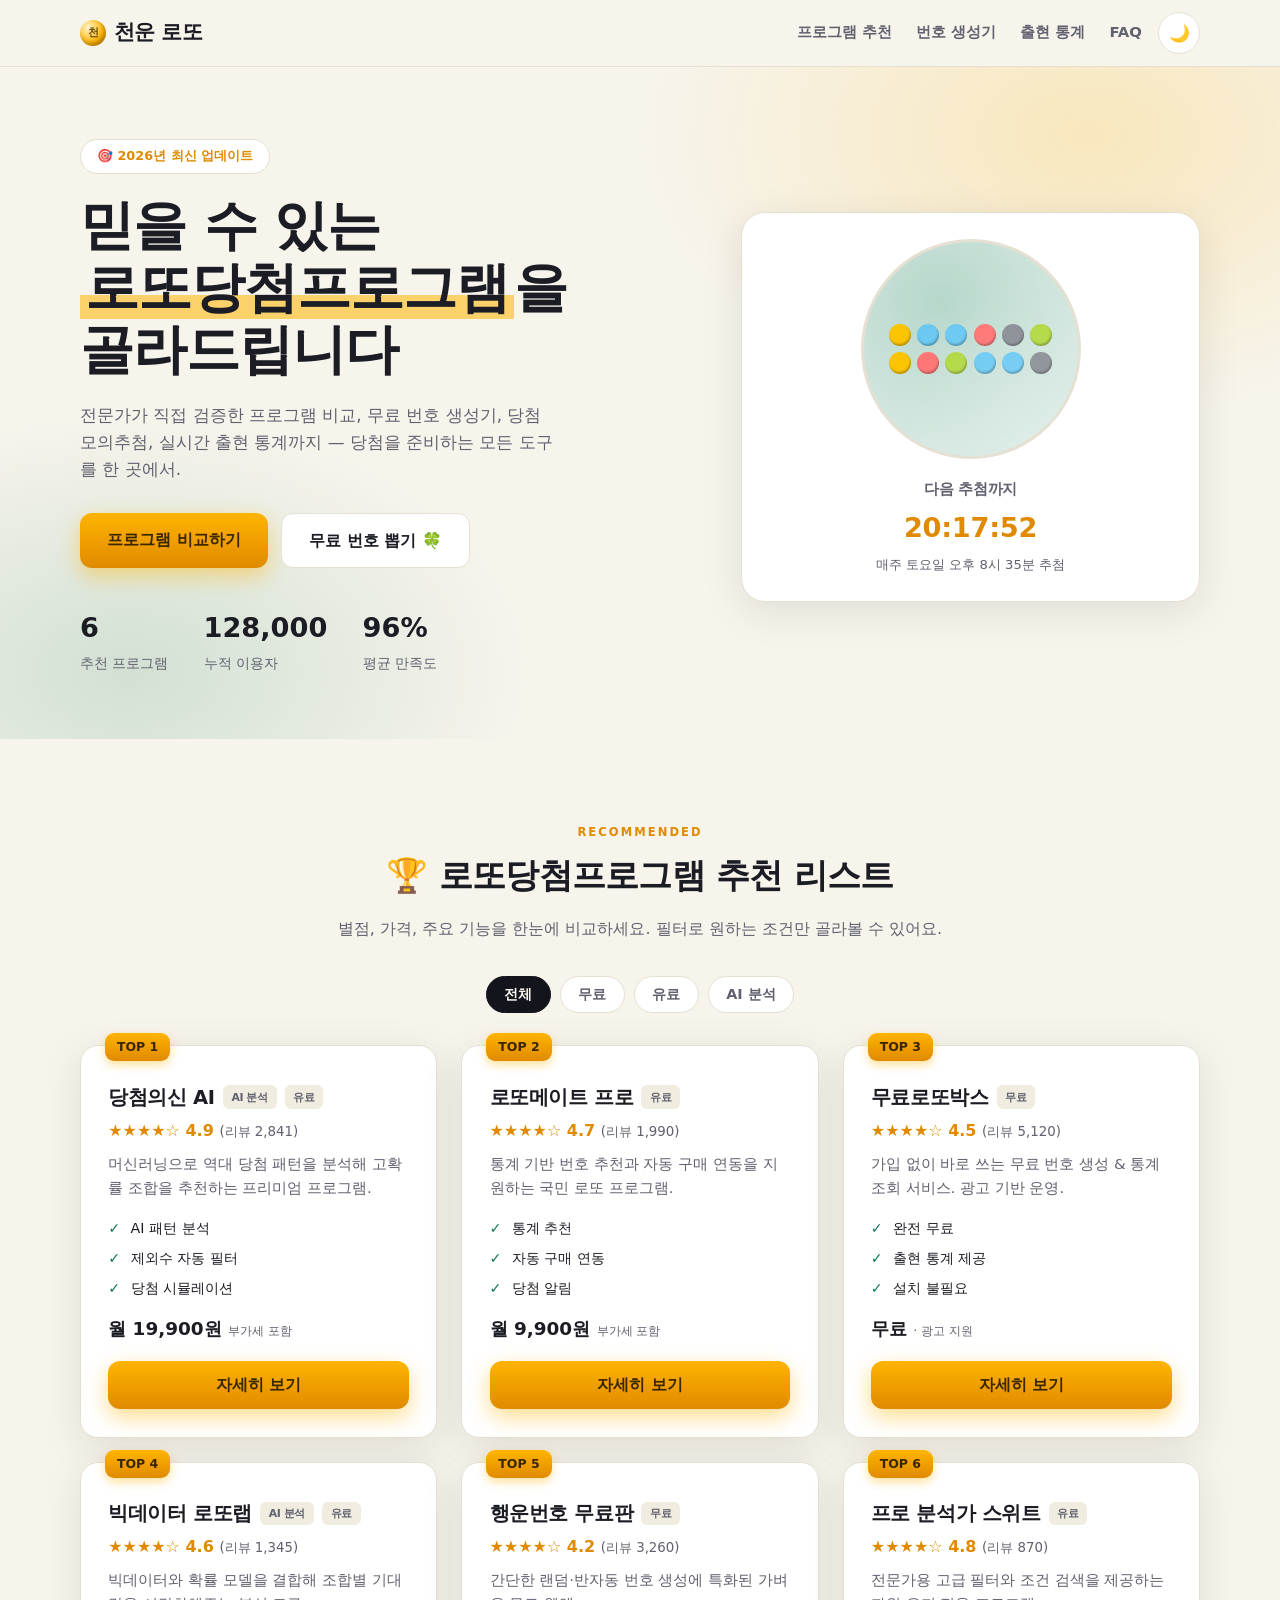
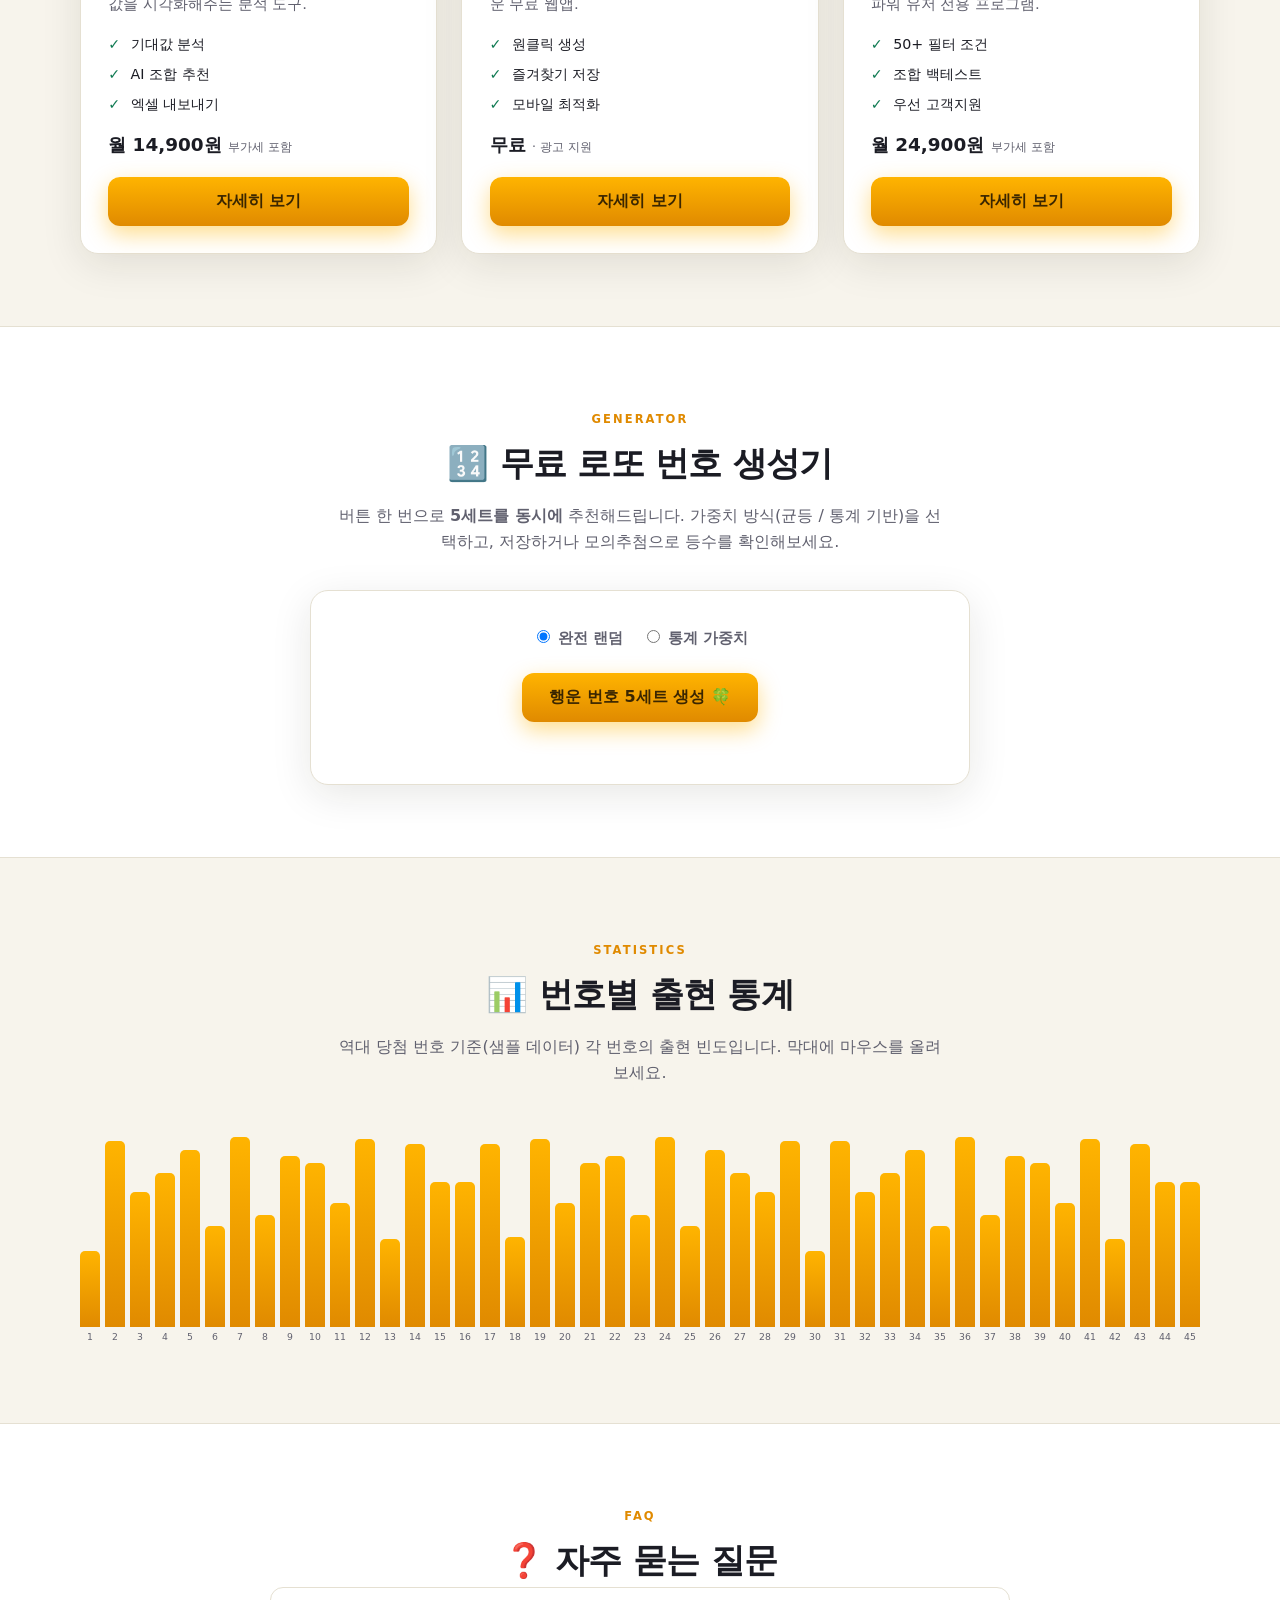
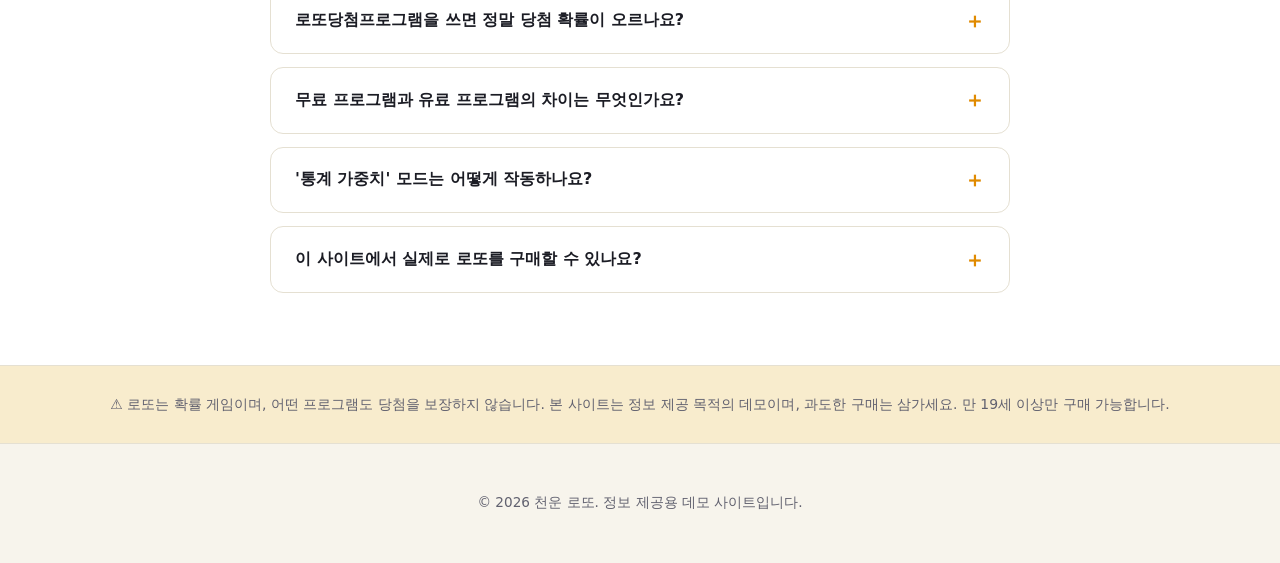
<file: lotto/index.html>
<!DOCTYPE html>
<html lang="ko">
<head>
  <meta charset="UTF-8" />
  <meta name="viewport" content="width=device-width, initial-scale=1.0" />
  <title>천운 로또 · 로또당첨프로그램 추천</title>
  <meta name="description" content="검증된 로또당첨프로그램을 비교·추천하고, 무료 로또 번호 생성기·당첨 모의추첨·번호별 출현 통계를 제공하는 천운 로또입니다." />
  <link rel="stylesheet" href="style.css" />
</head>
<body>
  <header class="site-header">
    <div class="container header-inner">
      <a href="#top" class="logo"><span class="dot">천</span> 천운 로또</a>
      <nav class="nav">
        <a href="#programs">프로그램 추천</a>
        <a href="#generator">번호 생성기</a>
        <a href="#stats">출현 통계</a>
        <a href="#faq">FAQ</a>
      </nav>
      <button id="themeToggle" class="theme-toggle" aria-label="테마 전환">🌙</button>
    </div>
  </header>

  <section class="hero" id="top">
    <div class="container">
      <div>
        <span class="badge">🎯 2026년 최신 업데이트</span>
        <h1>믿을 수 있는<br /><span class="u">로또당첨프로그램</span>을<br />골라드립니다</h1>
        <p class="hero-sub">전문가가 직접 검증한 프로그램 비교, 무료 번호 생성기, 당첨 모의추첨, 실시간 출현 통계까지 — 당첨을 준비하는 모든 도구를 한 곳에서.</p>
        <div class="hero-actions">
          <a href="#programs" class="btn btn-primary">프로그램 비교하기</a>
          <a href="#generator" class="btn btn-ghost">무료 번호 뽑기 🍀</a>
        </div>
        <div class="hero-stats">
          <div><strong id="statPrograms">0</strong><span>추천 프로그램</span></div>
          <div><strong id="statUsers">0</strong><span>누적 이용자</span></div>
          <div><strong id="statRate">0%</strong><span>평균 만족도</span></div>
        </div>
      </div>
      <div class="draw-machine">
        <div class="drum"><div class="mini-balls" id="miniBalls"></div></div>
        <h3>다음 추첨까지</h3>
        <div class="countdown" id="countdown">계산 중…</div>
        <p>매주 토요일 오후 8시 35분 추첨</p>
      </div>
    </div>
  </section>

  <section id="programs" class="section">
    <div class="container">
      <p class="eyebrow">Recommended</p>
      <h2 class="section-title">🏆 로또당첨프로그램 추천 리스트</h2>
      <p class="section-desc">별점, 가격, 주요 기능을 한눈에 비교하세요. 필터로 원하는 조건만 골라볼 수 있어요.</p>
      <div class="filters">
        <button class="chip active" data-filter="all">전체</button>
        <button class="chip" data-filter="free">무료</button>
        <button class="chip" data-filter="paid">유료</button>
        <button class="chip" data-filter="ai">AI 분석</button>
      </div>
      <div id="programGrid" class="program-grid"></div>
    </div>
  </section>

  <section id="generator" class="section section-alt">
    <div class="container">
      <p class="eyebrow">Generator</p>
      <h2 class="section-title">🔢 무료 로또 번호 생성기</h2>
      <p class="section-desc">버튼 한 번으로 <strong>5세트를 동시에</strong> 추천해드립니다. 가중치 방식(균등 / 통계 기반)을 선택하고, 저장하거나 모의추첨으로 등수를 확인해보세요.</p>
      <div class="generator-card">
        <div class="gen-options">
          <label><input type="radio" name="genMode" value="random" checked /> 완전 랜덤</label>
          <label><input type="radio" name="genMode" value="stats" /> 통계 가중치</label>
        </div>
        <button id="genBtn" class="btn btn-primary">행운 번호 5세트 생성 🍀</button>
        <div id="genResult" class="gen-result"></div>
      </div>

      <div class="saved-box" id="savedBox" hidden>
        <div class="saved-head">
          <h3>⭐ 내 번호 저장함 <span id="savedCount" class="pill">0</span></h3>
          <button id="clearSaved" class="link-btn">전체 삭제</button>
        </div>
        <div id="savedList" class="saved-list"></div>
      </div>
    </div>
  </section>

  <section id="stats" class="section">
    <div class="container">
      <p class="eyebrow">Statistics</p>
      <h2 class="section-title">📊 번호별 출현 통계</h2>
      <p class="section-desc">역대 당첨 번호 기준(샘플 데이터) 각 번호의 출현 빈도입니다. 막대에 마우스를 올려보세요.</p>
      <div class="chart-scroll"><div id="statChart" class="stat-chart"></div></div>
    </div>
  </section>

  <section id="faq" class="section section-alt">
    <div class="container">
      <p class="eyebrow">FAQ</p>
      <h2 class="section-title">❓ 자주 묻는 질문</h2>
      <div class="faq-list" id="faqList"></div>
    </div>
  </section>

  <section class="notice">
    <div class="container">
      <p>⚠️ 로또는 확률 게임이며, 어떤 프로그램도 당첨을 보장하지 않습니다. 본 사이트는 정보 제공 목적의 데모이며, 과도한 구매는 삼가세요. 만 19세 이상만 구매 가능합니다.</p>
    </div>
  </section>

  <footer class="site-footer">
    <div class="container"><p>© 2026 천운 로또. 정보 제공용 데모 사이트입니다.</p></div>
  </footer>

  <!-- 모의추첨 모달 -->
  <div class="modal" id="simModal" hidden>
    <div class="modal-backdrop" data-close></div>
    <div class="modal-card" role="dialog" aria-modal="true" aria-labelledby="simTitle">
      <button class="modal-close" data-close aria-label="닫기">✕</button>
      <h3 id="simTitle">🎰 당첨 모의추첨</h3>
      <p class="modal-sub">내 번호와 이번 가상 추첨 결과를 비교합니다.</p>
      <div class="sim-row"><span class="sim-label">내 번호</span><div class="ball-set" id="simMine"></div></div>
      <div class="sim-row"><span class="sim-label">당첨 번호</span><div class="ball-set" id="simWin"></div></div>
      <div class="sim-result" id="simResult"></div>
    </div>
  </div>

  <script src="script.js"></script>
</body>
</html>
</file>
<file: lotto/style.css>
:root {
  --ink: #14151c;
  --paper: #f7f4ec;
  --surface: #ffffff;
  --surface-2: #f0ece0;
  --text: #1b1c24;
  --text-soft: #61616f;
  --border: #e5e0d2;
  --gold: #ffb400;
  --gold-deep: #e08a00;
  --felt: #0f7a52;
  --shadow: 0 10px 40px rgba(30, 26, 10, 0.10);
  --radius: 18px;
}
@media (prefers-color-scheme: dark) {
  :root {
    --paper: #0e0f16; --surface: #171923; --surface-2: #1e2130;
    --text: #f2f1ea; --text-soft: #9ba0b5; --border: #282b3a;
    --shadow: 0 10px 40px rgba(0, 0, 0, 0.45);
  }
}
:root[data-theme="dark"] {
  --paper: #0e0f16; --surface: #171923; --surface-2: #1e2130;
  --text: #f2f1ea; --text-soft: #9ba0b5; --border: #282b3a;
  --shadow: 0 10px 40px rgba(0, 0, 0, 0.45);
}
:root[data-theme="light"] {
  --paper: #f7f4ec; --surface: #ffffff; --surface-2: #f0ece0;
  --text: #1b1c24; --text-soft: #61616f; --border: #e5e0d2;
  --shadow: 0 10px 40px rgba(30, 26, 10, 0.10);
}

* { box-sizing: border-box; }
body {
  margin: 0;
  font-family: "Pretendard", "Apple SD Gothic Neo", "Malgun Gothic", system-ui, -apple-system, sans-serif;
  background: var(--paper); color: var(--text); line-height: 1.6; -webkit-font-smoothing: antialiased;
}
.container { width: min(1120px, 92%); margin: 0 auto; }
a { color: inherit; text-decoration: none; }
h1, h2, h3 { text-wrap: balance; letter-spacing: -0.02em; }

.site-header {
  position: sticky; top: 0; z-index: 50;
  background: color-mix(in srgb, var(--paper) 82%, transparent);
  backdrop-filter: blur(14px); border-bottom: 1px solid var(--border);
}
.header-inner { display: flex; align-items: center; gap: 1rem; height: 66px; }
.logo { font-weight: 800; font-size: 1.3rem; letter-spacing: -0.03em; display: flex; align-items: center; gap: .5rem; }
.logo .dot { width: 26px; height: 26px; border-radius: 50%; background: radial-gradient(circle at 32% 30%, #fff5cc, var(--gold) 60%, var(--gold-deep)); box-shadow: inset -2px -3px 4px rgba(0,0,0,.25); display: grid; place-items: center; font-size: .68rem; color: #6b4b00; font-weight: 900; }
.nav { display: flex; gap: 1.5rem; margin-left: auto; }
.nav a { color: var(--text-soft); font-weight: 600; font-size: .93rem; transition: color .2s; }
.nav a:hover { color: var(--gold-deep); }
.theme-toggle { background: var(--surface); border: 1px solid var(--border); width: 42px; height: 42px; border-radius: 50%; cursor: pointer; font-size: 1.05rem; display: grid; place-items: center; }
.theme-toggle:focus-visible, a:focus-visible, button:focus-visible { outline: 3px solid var(--gold); outline-offset: 2px; }

.hero { padding: 4.5rem 0 4rem; position: relative; overflow: hidden; }
.hero::before {
  content: ""; position: absolute; inset: 0;
  background:
    radial-gradient(50% 60% at 85% 10%, color-mix(in srgb, var(--gold) 20%, transparent), transparent 70%),
    radial-gradient(45% 55% at 10% 90%, color-mix(in srgb, var(--felt) 16%, transparent), transparent 70%);
  pointer-events: none;
}
.hero .container { position: relative; display: grid; grid-template-columns: 1.15fr .85fr; gap: 2.5rem; align-items: center; }
.badge { display: inline-flex; align-items: center; gap: .4rem; background: var(--surface); color: var(--gold-deep); padding: .4rem 1rem; border-radius: 999px; font-size: .8rem; font-weight: 800; border: 1px solid var(--border); margin-bottom: 1.3rem; }
.hero h1 { font-size: clamp(2.1rem, 4.8vw, 3.4rem); line-height: 1.14; font-weight: 800; margin: 0; }
.hero h1 .u { background: linear-gradient(transparent 62%, color-mix(in srgb, var(--gold) 55%, transparent) 0); padding: 0 .1em; }
.hero-sub { color: var(--text-soft); margin: 1.3rem 0 1.9rem; max-width: 30rem; font-size: 1.05rem; }
.hero-actions { display: flex; gap: .8rem; flex-wrap: wrap; }

.btn { padding: .85rem 1.7rem; border-radius: 12px; font-weight: 800; cursor: pointer; border: none; font-size: 1rem; transition: transform .15s, box-shadow .2s, filter .2s; display: inline-block; font-family: inherit; }
.btn:active { transform: translateY(1px) scale(.99); }
.btn-primary { background: linear-gradient(180deg, var(--gold), var(--gold-deep)); color: #3a2600; box-shadow: 0 8px 22px color-mix(in srgb, var(--gold) 45%, transparent); }
.btn-primary:hover { filter: brightness(1.05); }
.btn-ghost { background: var(--surface); color: var(--text); border: 1px solid var(--border); }

.hero-stats { display: flex; gap: 2.2rem; margin-top: 2.4rem; flex-wrap: wrap; }
.hero-stats strong { display: block; font-size: 1.7rem; font-weight: 800; color: var(--text); font-variant-numeric: tabular-nums; }
.hero-stats span { color: var(--text-soft); font-size: .85rem; }

.draw-machine { background: var(--surface); border: 1px solid var(--border); border-radius: 24px; padding: 1.6rem; box-shadow: var(--shadow); text-align: center; }
.draw-machine .drum { aspect-ratio: 1; border-radius: 50%; margin: 0 auto 1.1rem; max-width: 220px; background: radial-gradient(circle at 35% 28%, color-mix(in srgb, var(--felt) 30%, var(--surface)), color-mix(in srgb, var(--felt) 12%, var(--surface))); border: 3px solid var(--border); position: relative; overflow: hidden; display: grid; place-items: center; }
.draw-machine .drum::after { content: ""; position: absolute; inset: 0; background: radial-gradient(circle at 70% 75%, rgba(255,255,255,.14), transparent 55%); }
.mini-balls { display: flex; gap: .4rem; flex-wrap: wrap; justify-content: center; max-width: 78%; }
.mini-balls .mb { width: 22px; height: 22px; border-radius: 50%; box-shadow: inset -1px -2px 2px rgba(0,0,0,.25); animation: jiggle 2.4s ease-in-out infinite; }
@keyframes jiggle { 0%,100% { transform: translateY(0) } 50% { transform: translateY(-6px) } }
.draw-machine h3 { margin: 0 0 .3rem; font-size: .95rem; color: var(--text-soft); font-weight: 700; }
.countdown { font-size: 1.7rem; font-weight: 800; color: var(--gold-deep); font-variant-numeric: tabular-nums; letter-spacing: -0.01em; }
.draw-machine p { margin: .3rem 0 0; color: var(--text-soft); font-size: .82rem; }

.section { padding: 4.5rem 0; }
.section-alt { background: var(--surface); border-top: 1px solid var(--border); border-bottom: 1px solid var(--border); }
.eyebrow { text-align: center; text-transform: uppercase; letter-spacing: .18em; font-size: .72rem; font-weight: 800; color: var(--gold-deep); margin-bottom: .5rem; }
.section-title { font-size: clamp(1.6rem, 3vw, 2.1rem); font-weight: 800; text-align: center; margin: 0; }
.section-desc { text-align: center; color: var(--text-soft); margin: .8rem auto 2.2rem; max-width: 38rem; }

.filters { display: flex; gap: .55rem; justify-content: center; flex-wrap: wrap; margin-bottom: 2rem; }
.chip { padding: .5rem 1.1rem; border-radius: 999px; border: 1px solid var(--border); background: var(--surface); color: var(--text-soft); cursor: pointer; font-weight: 700; transition: all .2s; font-family: inherit; font-size: .9rem; }
.chip.active, .chip:hover { background: var(--ink); color: var(--paper); border-color: var(--ink); }

.program-grid { display: grid; grid-template-columns: repeat(auto-fill, minmax(310px, 1fr)); gap: 1.5rem; }
.card { background: var(--surface); border: 1px solid var(--border); border-radius: var(--radius); padding: 1.7rem; box-shadow: var(--shadow); position: relative; transition: transform .2s; }
.card:hover { transform: translateY(-5px); }
.card .rank { position: absolute; top: -13px; left: 1.5rem; background: linear-gradient(180deg, var(--gold), var(--gold-deep)); color: #3a2600; font-weight: 900; padding: .25rem .75rem; border-radius: 9px; font-size: .78rem; box-shadow: 0 4px 10px color-mix(in srgb, var(--gold) 40%, transparent); }
.card h3 { font-size: 1.22rem; margin: .5rem 0 .3rem; display: flex; align-items: center; gap: .5rem; flex-wrap: wrap; }
.card .tag { font-size: .68rem; background: var(--surface-2); color: var(--text-soft); padding: .2rem .55rem; border-radius: 6px; font-weight: 700; }
.card .stars { color: var(--gold-deep); font-weight: 800; margin: .3rem 0; font-variant-numeric: tabular-nums; }
.card .stars small { color: var(--text-soft); font-weight: 500; }
.card .desc { color: var(--text-soft); font-size: .93rem; margin: .6rem 0; min-height: 3.2rem; }
.card ul { list-style: none; margin: .6rem 0; padding: 0; }
.card li { font-size: .89rem; padding: .22rem 0 .22rem 1.4rem; position: relative; }
.card li::before { content: "✓"; position: absolute; left: 0; color: var(--felt); font-weight: 900; }
.card .price { font-weight: 800; font-size: 1.15rem; margin: .7rem 0; font-variant-numeric: tabular-nums; }
.card .price small { color: var(--text-soft); font-weight: 500; font-size: .78rem; }
.card .btn { width: 100%; text-align: center; margin-top: .4rem; }

.generator-card { background: var(--surface); border: 1px solid var(--border); border-radius: var(--radius); padding: 2.2rem; box-shadow: var(--shadow); max-width: 660px; margin: 0 auto; text-align: center; }
.gen-options { display: flex; gap: 1.2rem; justify-content: center; flex-wrap: wrap; margin-bottom: 1.5rem; color: var(--text-soft); font-weight: 700; font-size: .92rem; }
.gen-options label { cursor: pointer; }
.gen-options select { margin-left: .4rem; padding: .35rem .5rem; border-radius: 8px; border: 1px solid var(--border); background: var(--surface); color: var(--text); font-family: inherit; }
.gen-result { margin-top: 1.7rem; display: flex; flex-direction: column; gap: 1.1rem; align-items: center; }
.gen-line { display: flex; gap: .7rem; align-items: center; flex-wrap: wrap; justify-content: center; }
.set-label { width: 26px; height: 26px; border-radius: 8px; background: var(--surface-2); color: var(--text-soft); font-weight: 800; font-size: .85rem; display: grid; place-items: center; flex-shrink: 0; }
.ball-set { display: flex; gap: .5rem; flex-wrap: wrap; justify-content: center; }
.ball {
  width: 46px; height: 46px; border-radius: 50%; display: grid; place-items: center;
  font-weight: 800; color: #fff; font-size: 1.05rem; font-variant-numeric: tabular-nums;
  box-shadow: inset -2px -3px 5px rgba(0,0,0,.28), 0 4px 10px rgba(0,0,0,.18);
  animation: pop .45s cubic-bezier(.2,1.3,.4,1) backwards;
}
.ball.sm { width: 34px; height: 34px; font-size: .85rem; }
.ball.hit { outline: 3px solid var(--gold); outline-offset: 2px; }
@keyframes pop { from { transform: scale(.3) rotate(-20deg); opacity: 0; } to { transform: scale(1) rotate(0); opacity: 1; } }
.mini-actions { display: flex; gap: .35rem; }
.icon-btn { border: 1px solid var(--border); background: var(--surface); color: var(--text); border-radius: 9px; padding: .45rem .6rem; cursor: pointer; font-size: .85rem; font-weight: 700; font-family: inherit; white-space: nowrap; transition: background .2s, color .2s; }
.icon-btn:hover { background: var(--ink); color: var(--paper); }

.saved-box { max-width: 660px; margin: 1.6rem auto 0; background: var(--surface); border: 1px solid var(--border); border-radius: var(--radius); padding: 1.4rem 1.6rem; box-shadow: var(--shadow); }
.saved-head { display: flex; align-items: center; justify-content: space-between; margin-bottom: .8rem; }
.saved-head h3 { margin: 0; font-size: 1.05rem; display: flex; align-items: center; gap: .5rem; }
.pill { background: var(--gold); color: #3a2600; border-radius: 999px; padding: .05rem .5rem; font-size: .78rem; font-weight: 800; }
.link-btn { background: none; border: none; color: var(--text-soft); cursor: pointer; font-weight: 700; font-size: .85rem; font-family: inherit; text-decoration: underline; }
.saved-list { display: flex; flex-direction: column; gap: .7rem; }
.saved-item { display: flex; align-items: center; gap: .7rem; flex-wrap: wrap; justify-content: space-between; padding: .5rem 0; border-top: 1px solid var(--border); }
.saved-item:first-child { border-top: none; }

.stat-chart { display: grid; grid-template-columns: repeat(45, 1fr); gap: 5px; align-items: end; height: 230px; padding: 1rem 0 1.5rem; }
.bar { background: linear-gradient(180deg, var(--gold), var(--gold-deep)); border-radius: 5px 5px 0 0; position: relative; cursor: pointer; transition: filter .2s; min-height: 5px; }
.bar:hover { filter: brightness(1.12); }
.bar span { position: absolute; bottom: -18px; left: 0; right: 0; text-align: center; font-size: .58rem; color: var(--text-soft); }
.bar .tip { position: absolute; top: -32px; left: 50%; transform: translateX(-50%); background: var(--ink); color: var(--paper); padding: .25rem .55rem; border-radius: 7px; font-size: .72rem; white-space: nowrap; opacity: 0; pointer-events: none; transition: opacity .2s; z-index: 2; }
.bar:hover .tip { opacity: 1; }
.chart-scroll { overflow-x: auto; }
.chart-scroll .stat-chart { min-width: 620px; }

.faq-list { max-width: 740px; margin: 0 auto; display: flex; flex-direction: column; gap: .8rem; }
.faq-item { background: var(--surface); border: 1px solid var(--border); border-radius: 13px; overflow: hidden; }
.faq-q { padding: 1.15rem 1.5rem; font-weight: 700; cursor: pointer; display: flex; justify-content: space-between; align-items: center; gap: 1rem; background: none; border: none; width: 100%; text-align: left; font-family: inherit; font-size: 1rem; color: var(--text); }
.faq-q .icon { transition: transform .3s; color: var(--gold-deep); font-size: 1.3rem; flex-shrink: 0; }
.faq-item.open .faq-q .icon { transform: rotate(45deg); }
.faq-a { max-height: 0; overflow: hidden; transition: max-height .3s ease, padding .3s; color: var(--text-soft); padding: 0 1.5rem; }
.faq-item.open .faq-a { max-height: 220px; padding: 0 1.5rem 1.2rem; }

.notice { background: color-mix(in srgb, var(--gold) 13%, var(--paper)); padding: 1.7rem 0; }
.notice p { text-align: center; color: var(--text-soft); font-size: .87rem; margin: 0; }
.site-footer { padding: 2.2rem 0; text-align: center; color: var(--text-soft); font-size: .85rem; border-top: 1px solid var(--border); }

/* 모달 */
.modal { position: fixed; inset: 0; z-index: 100; display: grid; place-items: center; padding: 1rem; }
.modal[hidden] { display: none; }
.modal-backdrop { position: absolute; inset: 0; background: rgba(10, 10, 20, .55); backdrop-filter: blur(3px); }
.modal-card { position: relative; background: var(--surface); border: 1px solid var(--border); border-radius: 20px; padding: 2rem; max-width: 460px; width: 100%; box-shadow: var(--shadow); text-align: center; animation: pop .35s cubic-bezier(.2,1.3,.4,1); }
.modal-close { position: absolute; top: 1rem; right: 1rem; background: var(--surface-2); border: none; width: 34px; height: 34px; border-radius: 50%; cursor: pointer; font-size: .9rem; color: var(--text); }
.modal-card h3 { margin: 0 0 .3rem; font-size: 1.4rem; }
.modal-sub { color: var(--text-soft); font-size: .9rem; margin: 0 0 1.4rem; }
.sim-row { display: flex; align-items: center; gap: .8rem; margin: .8rem 0; justify-content: center; flex-wrap: wrap; }
.sim-label { font-size: .8rem; font-weight: 800; color: var(--text-soft); width: 68px; text-align: right; }
.sim-result { margin-top: 1.4rem; padding: 1rem; border-radius: 14px; background: var(--surface-2); font-weight: 800; font-size: 1.15rem; }
.sim-result .rank { font-size: 1.6rem; display: block; margin-bottom: .2rem; }
.sim-result.win .rank { color: var(--gold-deep); }

@media (prefers-reduced-motion: reduce) { * { animation: none !important; transition: none !important; } }
@media (max-width: 820px) { .hero .container { grid-template-columns: 1fr; } .draw-machine { max-width: 380px; margin: 0 auto; } }
@media (max-width: 640px) { .nav { display: none; } .hero-stats { gap: 1.4rem; } .sim-label { width: auto; text-align: center; } }
</file>
